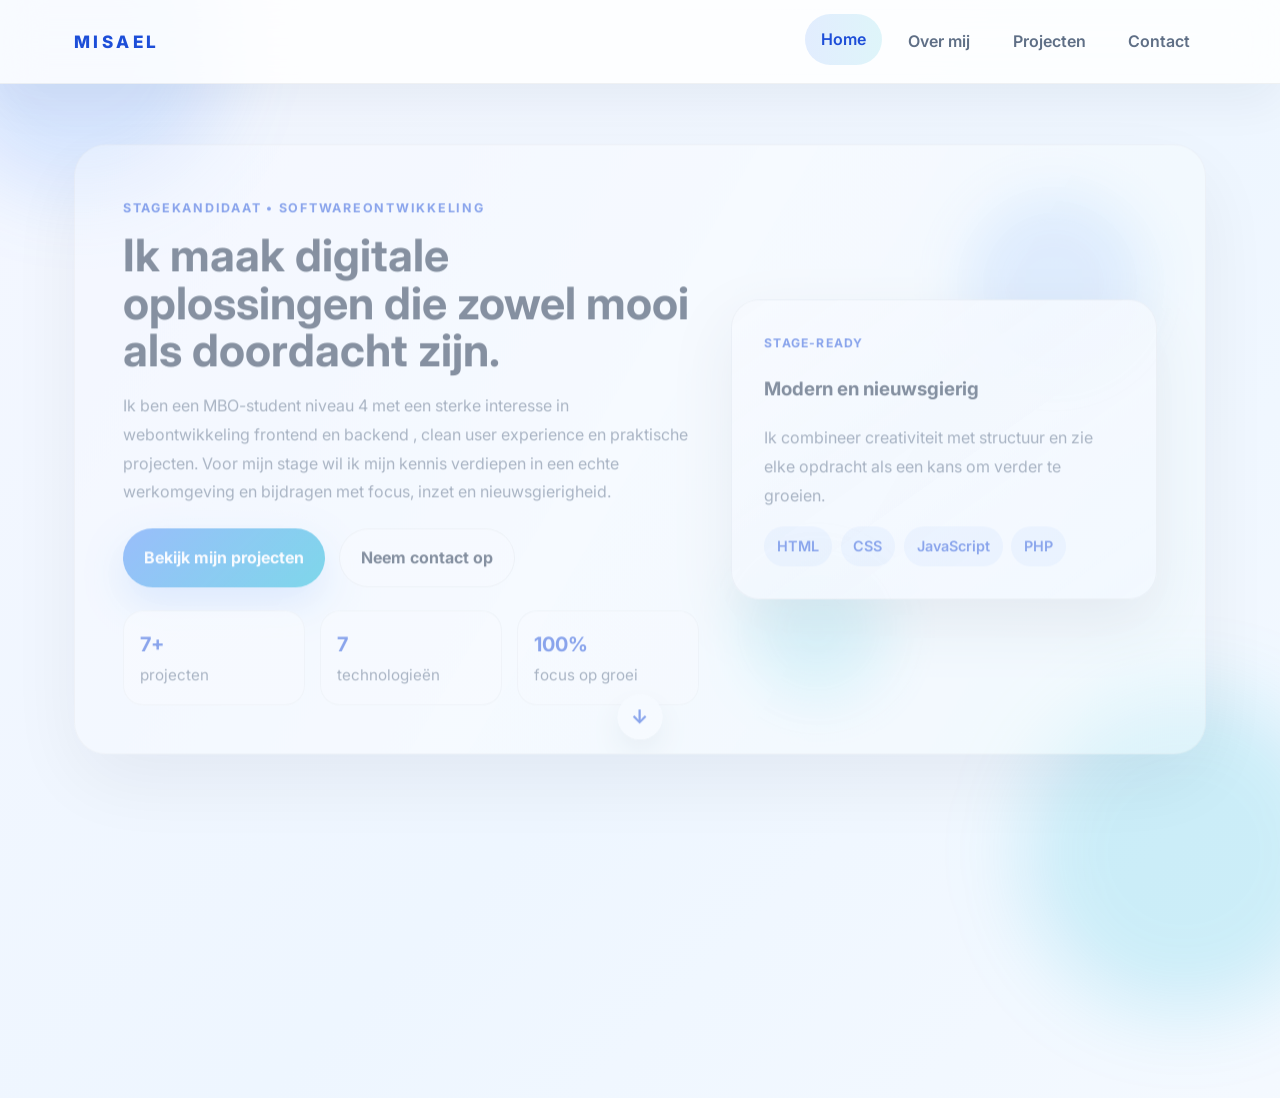
<file: index.html>
﻿<!DOCTYPE html>
<html lang="nl">
<head>
    <meta charset="UTF-8">
    <meta name="viewport" content="width=device-width, initial-scale=1.0">
    <meta http-equiv="refresh" content="0; url=home.html" />
</head>
<body>
</body>
</html>
</file>
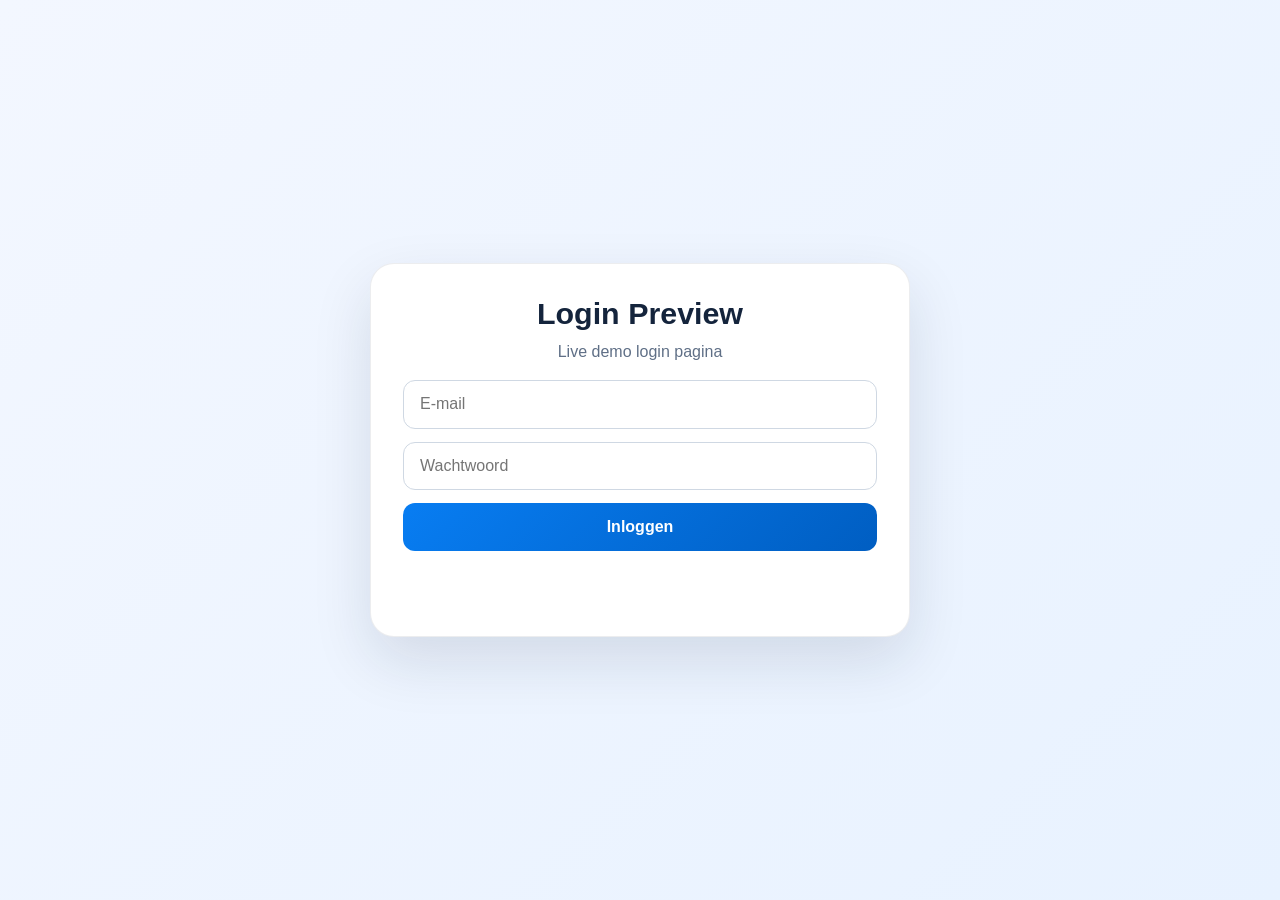
<file: SiteAssets/LoginPHP/index.html>
<!DOCTYPE html>
<html lang="nl">
<head>
    <meta charset="UTF-8">
    <meta name="viewport" content="width=device-width, initial-scale=1.0">
    <title>Login Preview</title>
    <style>
        :root {
            color-scheme: light;
            --bg: #f3f7ff;
            --card: #ffffff;
            --text: #14243c;
            --muted: #5f6f86;
            --accent: #087df2;
            --accent-dark: #005ec2;
        }

        * { box-sizing: border-box; }

        body {
            margin: 0;
            min-height: 100vh;
            font-family: Arial, sans-serif;
            background: linear-gradient(135deg, #f3f7ff, #e8f2ff);
            color: var(--text);
            display: grid;
            place-items: center;
            padding: 2rem;
        }

        .page-box {
            width: min(540px, 100%);
            background: var(--card);
            border: 1px solid rgba(20, 36, 60, 0.08);
            border-radius: 24px;
            box-shadow: 0 24px 60px rgba(20, 36, 60, 0.12);
            padding: 2rem;
        }

        h1 {
            margin: 0 0 0.75rem;
            font-size: 1.9rem;
            text-align: center;
        }

        p {
            margin: 0 0 1.2rem;
            color: var(--muted);
            text-align: center;
        }

        form {
            display: grid;
            gap: 0.8rem;
        }

        input {
            width: 100%;
            padding: 0.9rem 1rem;
            border-radius: 12px;
            border: 1px solid #cfd8e3;
            font-size: 1rem;
        }

        button {
            padding: 0.95rem 1rem;
            border: none;
            border-radius: 12px;
            background: linear-gradient(135deg, var(--accent), var(--accent-dark));
            color: white;
            font-size: 1rem;
            font-weight: 700;
            cursor: pointer;
        }

        .status {
            min-height: 1.4rem;
            margin-top: 0.7rem;
            text-align: center;
            font-weight: 700;
        }

        .status.success { color: #0f9d58; }
        .status.error { color: #d93025; }
    </style>
</head>
<body>
    <div class="page-box">
        <h1>Login Preview</h1>
        <p>Live demo login pagina</p>
        <form id="loginForm">
            <input id="email" type="email" placeholder="E-mail" required>
            <input id="password" type="password" placeholder="Wachtwoord" required>
            <button type="submit">Inloggen</button>
        </form>
        <p class="status" id="status" aria-live="polite"></p>
    </div>

    <script>
        const form = document.getElementById('loginForm');
        const status = document.getElementById('status');

        form.addEventListener('submit', function (event) {
            event.preventDefault();

            const email = document.getElementById('email').value.trim();
            const password = document.getElementById('password').value;

            if (email === 'demo@example.com' && password === 'Welkom123!') {
                status.textContent = 'Succesvol ingelogd';
                status.className = 'status success';
            } else {
                status.textContent = 'E-mail of wachtwoord is onjuist';
                status.className = 'status error';
            }
        });
    </script>
</body>
</html>
</file>
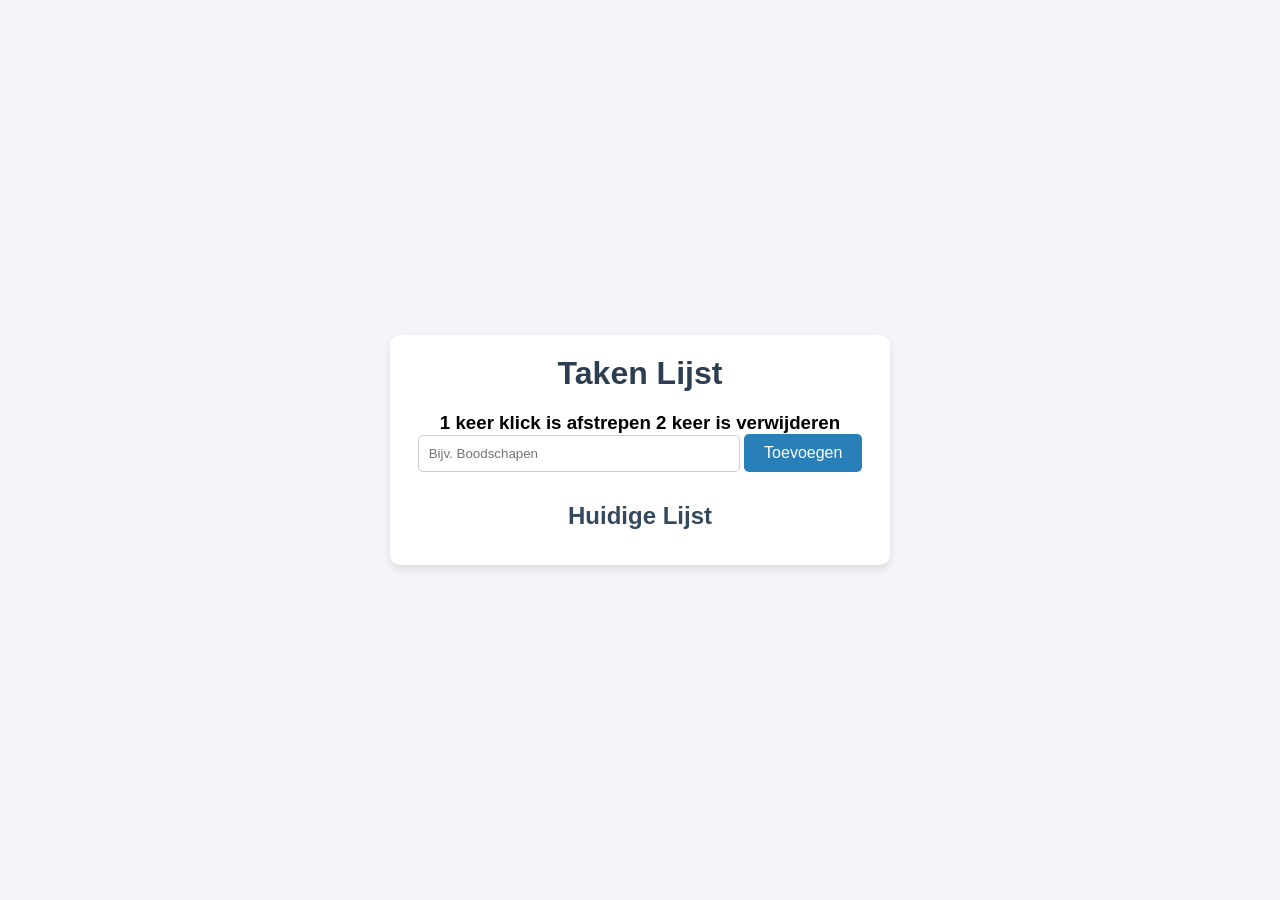
<file: SiteAssets/Takenlijst/index.html>
<!DOCTYPE html>
<html lang="nl">
<head>
    <meta charset="UTF-8">
    <meta name="viewport" content="width=device-width, initial-scale=1.0">
    <title>Taken Lijst</title>
    <link rel="stylesheet" href="style.css">
</head>
<body id="BodyMain">
    <div class="container">
        <h1>Taken Lijst</h1>
        <h3>1 keer klick is afstrepen 2 keer is verwijderen</h3>

        <div class="input-section">
            <input type="text" id="ItemNaam" placeholder="Bijv. Boodschapen">
            <button onclick="voegSpelerToe()">Toevoegen</button>
        </div>

        <div class="team-info">
            <h2>Huidige Lijst</h2>
            <ul id="TodoLijst">
                
            </ul>
        </div>
    </div>

    <script src="script.js"></script>
</body>
</html>
</file>
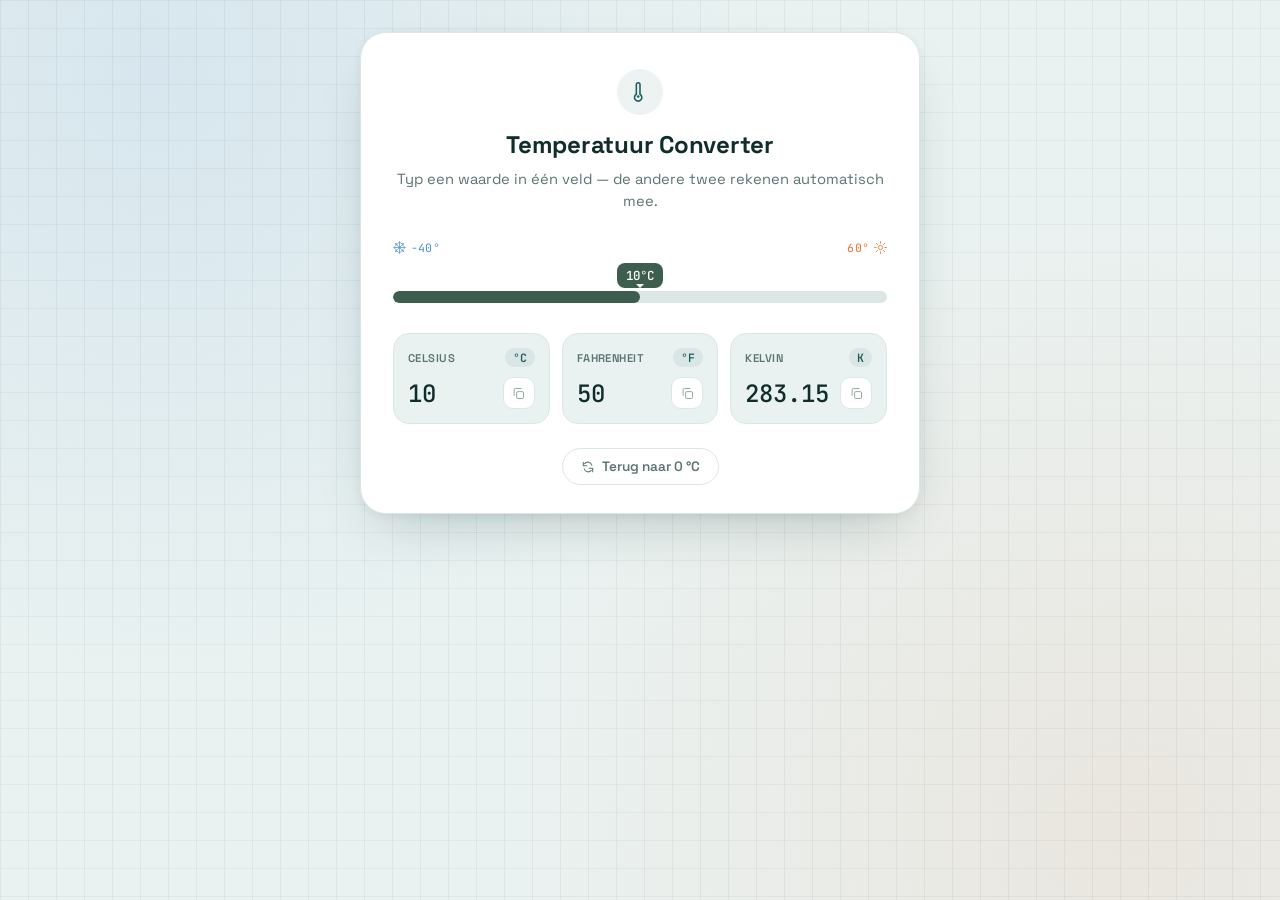
<file: SiteAssets/TemepratuurConverter/index.html>
<!DOCTYPE html>
<html lang="nl">
<head>
<meta charset="UTF-8">
<meta name="viewport" content="width=device-width, initial-scale=1.0">
<title>Temperatuur Converter</title>
<link rel="preconnect" href="https://fonts.googleapis.com">
<link rel="preconnect" href="https://fonts.gstatic.com" crossorigin>
<link href="https://fonts.googleapis.com/css2?family=Space+Grotesk:wght@500;600;700&family=JetBrains+Mono:wght@400;500;600&display=swap" rel="stylesheet">
<link rel="stylesheet" href="style.css">
</head>
<body>

  <main class="app">
    <div class="card">

      <header class="app__header">
        <div class="app__icon" aria-hidden="true">
          <svg viewBox="0 0 24 24" fill="none" xmlns="http://www.w3.org/2000/svg">
            <path d="M12 14.5V4a2 2 0 0 0-4 0v10.5a4 4 0 1 0 4 0Z" stroke="currentColor" stroke-width="1.7" stroke-linecap="round" stroke-linejoin="round"/>
            <circle cx="10" cy="17" r="1.4" fill="currentColor"/>
          </svg>
        </div>
        <h1>Temperatuur Converter</h1>
        <p class="app__subtitle">Typ een waarde in één veld — de andere twee rekenen automatisch mee.</p>
      </header>

      <section class="gauge" aria-label="Temperatuurmeter" id="gauge">
        <div class="gauge__labels" aria-hidden="true">
          <span class="gauge__end">
            <svg viewBox="0 0 24 24" fill="none"><path d="M12 2v20M12 2l-2.5 2M12 2l2.5 2M12 22l-2.5-2M12 22l2.5-2M2 12h20M2 12l2-2.5M2 12l2 2.5M22 12l-2-2.5M22 12l-2 2.5M5 5l14 14M5 5l3.2.5M5 5l.5 3.2M19 19l-3.2-.5M19 19l-.5-3.2M19 5L5 19M19 5l-3.2-.5M19 5l-.5 3.2M5 19l3.2.5M5 19l.5-3.2" stroke="currentColor" stroke-width="1.3" stroke-linecap="round"/></svg>
            −40°
          </span>
          <span class="gauge__end gauge__end--hot">
            60°
            <svg viewBox="0 0 24 24" fill="none"><circle cx="12" cy="12" r="4" stroke="currentColor" stroke-width="1.5"/><path d="M12 1v3M12 20v3M4.2 4.2l2.1 2.1M17.7 17.7l2.1 2.1M1 12h3M20 12h3M4.2 19.8l2.1-2.1M17.7 6.3l2.1-2.1" stroke="currentColor" stroke-width="1.5" stroke-linecap="round"/></svg>
          </span>
        </div>
        <div class="gauge__track-wrap">
          <div class="gauge__badge" id="gaugeBadge">10°C</div>
          <div class="gauge__track">
            <div class="gauge__fill" id="gaugeFill"></div>
          </div>
        </div>
      </section>

      <section class="fields" aria-label="Temperatuurwaarden">

        <div class="field" data-unit="celsius">
          <div class="field__top">
            <label for="celsius">Celsius</label>
            <span class="field__chip">°C</span>
          </div>
          <div class="field__row">
            <input type="text" inputmode="decimal" id="celsius" value="10" autocomplete="off" aria-describedby="celsiusHint">
            <button class="copy-btn" data-copy="celsius" type="button" aria-label="Kopieer Celsius-waarde">
              <svg class="icon-copy" viewBox="0 0 24 24" fill="none"><rect x="9" y="9" width="11" height="11" rx="2" stroke="currentColor" stroke-width="1.6"/><path d="M5 15V6a2 2 0 0 1 2-2h9" stroke="currentColor" stroke-width="1.6" stroke-linecap="round"/></svg>
              <svg class="icon-check" viewBox="0 0 24 24" fill="none"><path d="M4 12.5 9 17l11-11" stroke="currentColor" stroke-width="2" stroke-linecap="round" stroke-linejoin="round"/></svg>
            </button>
          </div>
          <p class="field__hint" id="celsiusHint"></p>
        </div>

        <div class="field" data-unit="fahrenheit">
          <div class="field__top">
            <label for="fahrenheit">Fahrenheit</label>
            <span class="field__chip">°F</span>
          </div>
          <div class="field__row">
            <input type="text" inputmode="decimal" id="fahrenheit" value="50" autocomplete="off" aria-describedby="fahrenheitHint">
            <button class="copy-btn" data-copy="fahrenheit" type="button" aria-label="Kopieer Fahrenheit-waarde">
              <svg class="icon-copy" viewBox="0 0 24 24" fill="none"><rect x="9" y="9" width="11" height="11" rx="2" stroke="currentColor" stroke-width="1.6"/><path d="M5 15V6a2 2 0 0 1 2-2h9" stroke="currentColor" stroke-width="1.6" stroke-linecap="round"/></svg>
              <svg class="icon-check" viewBox="0 0 24 24" fill="none"><path d="M4 12.5 9 17l11-11" stroke="currentColor" stroke-width="2" stroke-linecap="round" stroke-linejoin="round"/></svg>
            </button>
          </div>
          <p class="field__hint" id="fahrenheitHint"></p>
        </div>

        <div class="field" data-unit="kelvin">
          <div class="field__top">
            <label for="kelvin">Kelvin</label>
            <span class="field__chip">K</span>
          </div>
          <div class="field__row">
            <input type="text" inputmode="decimal" id="kelvin" value="283.15" autocomplete="off" aria-describedby="kelvinHint">
            <button class="copy-btn" data-copy="kelvin" type="button" aria-label="Kopieer Kelvin-waarde">
              <svg class="icon-copy" viewBox="0 0 24 24" fill="none"><rect x="9" y="9" width="11" height="11" rx="2" stroke="currentColor" stroke-width="1.6"/><path d="M5 15V6a2 2 0 0 1 2-2h9" stroke="currentColor" stroke-width="1.6" stroke-linecap="round"/></svg>
              <svg class="icon-check" viewBox="0 0 24 24" fill="none"><path d="M4 12.5 9 17l11-11" stroke="currentColor" stroke-width="2" stroke-linecap="round" stroke-linejoin="round"/></svg>
            </button>
          </div>
          <p class="field__hint" id="kelvinHint">Kan niet negatief zijn — dat is kouder dan het absolute nulpunt.</p>
        </div>

      </section>

      <div class="actions">
        <button id="resetBtn" class="btn-reset" type="button">
          <svg viewBox="0 0 24 24" fill="none"><path d="M4 4v6h6M20 20v-6h-6" stroke="currentColor" stroke-width="1.8" stroke-linecap="round" stroke-linejoin="round"/><path d="M5.5 15a7 7 0 0 0 12.3 2.7M18.5 9a7 7 0 0 0-12.3-2.7" stroke="currentColor" stroke-width="1.8" stroke-linecap="round" stroke-linejoin="round"/></svg>
          Terug naar 0 °C
        </button>
      </div>

      
    </div>

    <p class="sr-only" id="status" role="status" aria-live="polite"></p>
  </main>

  <script src="script.js"></script>
</body>
</html>
</file>
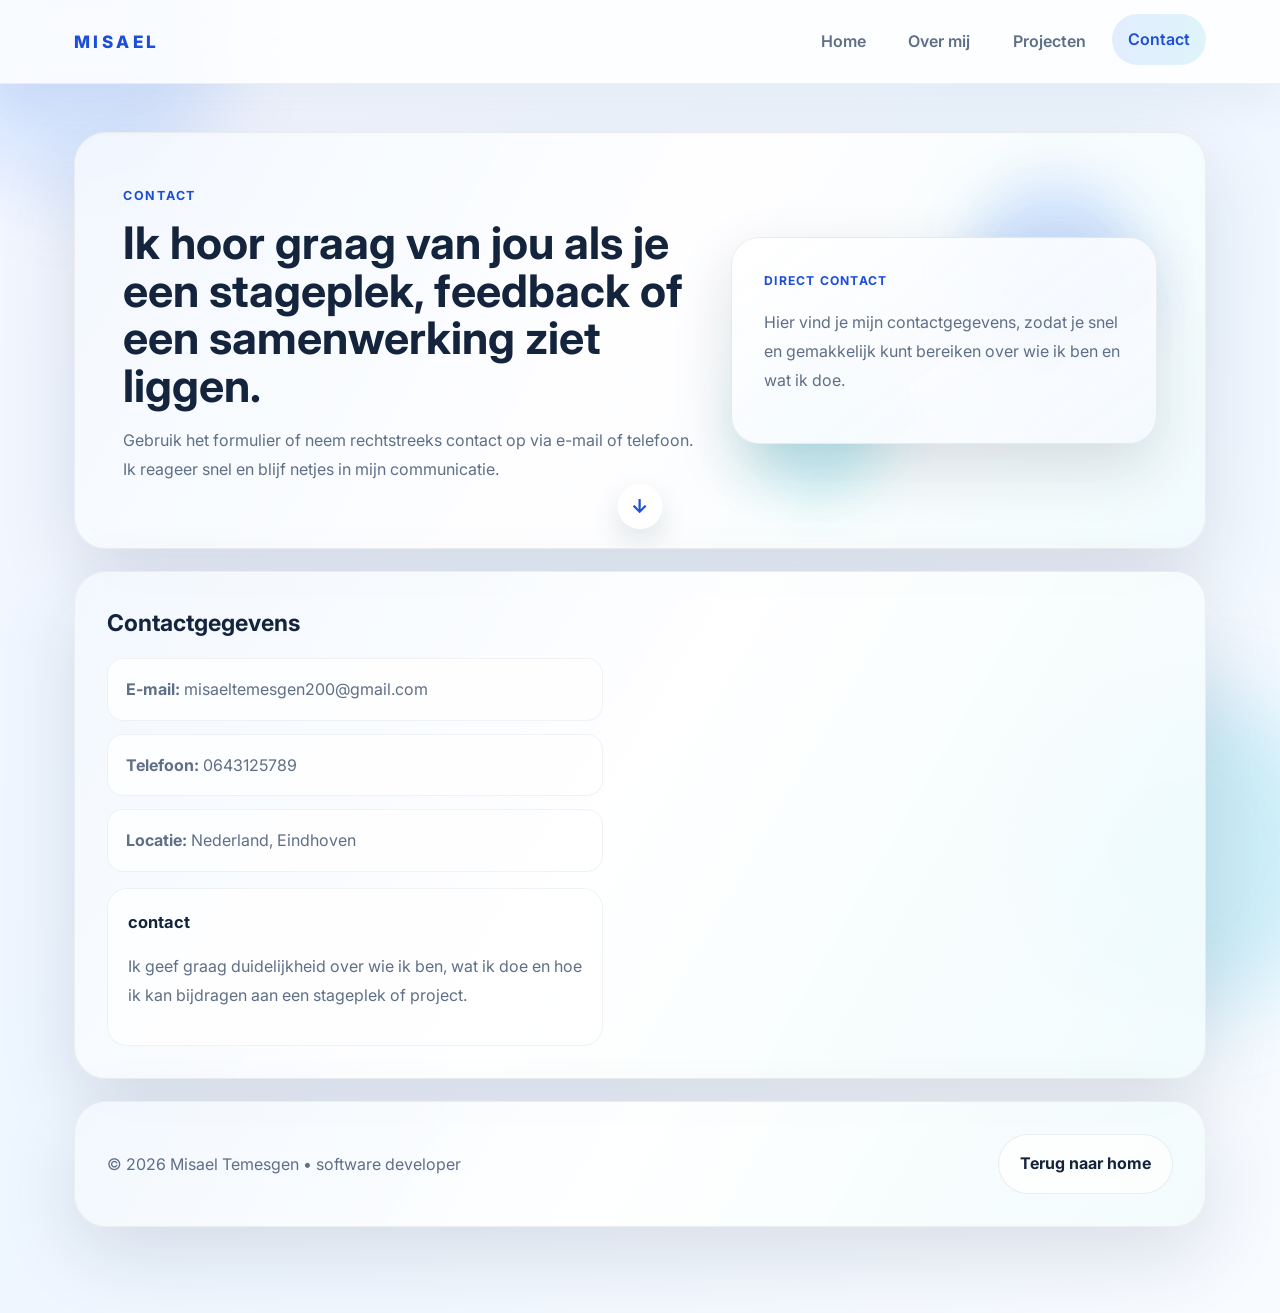
<file: contact.html>
﻿<!DOCTYPE html>
<html lang="nl">
<head>
    <meta charset="UTF-8">
    <meta name="viewport" content="width=device-width, initial-scale=1.0">
    <meta name="theme-color" content="#3b82f6">
    <link rel="stylesheet" href="style.css">
    <title>Contact | Misael</title>
</head>
<body>
    <div class="page-shell">
        <header class="navbar" id="top">
            <div class="nav-inner">
                <a class="brand" href="home.html">Misael</a>
                <nav class="nav-links" aria-label="Hoofdnavigatie">
                    <a class="nav-link" href="home.html">Home</a>
                    <a class="nav-link" href="overmij.html">Over mij</a>
                    <a class="nav-link" href="projecten.html">Projecten</a>
                    <a class="nav-link active" href="contact.html">Contact</a>
                </nav>
            </div>
        </header>

        <main>
            <section class="section hero reveal">
                <div class="hero-copy">
                    <p class="eyebrow">Contact</p>
                    <h1>Ik hoor graag van jou als je een stageplek, feedback of een samenwerking ziet liggen.</h1>
                    <p>Gebruik het formulier of neem rechtstreeks contact op via e-mail of telefoon. Ik reageer snel en blijf netjes in mijn communicatie.</p>
                </div>
                <div class="hero-card">
                    <div class="orb one"></div>
                    <div class="orb two"></div>
                    <div class="profile-card">
                        <p class="card-label">Direct contact</p>
                        <p>Hier vind je mijn contactgegevens, zodat je snel en gemakkelijk kunt bereiken over wie ik ben en wat ik doe.</p>
                    </div>
                </div>
                <a class="scroll-indicator" href="#contact-section" aria-label="Scroll naar beneden">
                    <span>↓</span>
                </a>
            </section>

            <section class="section contact-layout reveal" id="contact-section">
                <div>
                    <h2>Contactgegevens</h2>
                    <ul class="contact-list">
                        <li><strong>E-mail:</strong> misaeltemesgen200@gmail.com</li>
                        <li><strong>Telefoon:</strong> 0643125789</li>
                        <li><strong>Locatie:</strong> Nederland, Eindhoven</li>
                    </ul>
                    <div class="info-card" style="margin-top: 1rem;">
                        <h3>contact</h3>
                        <p>Ik geef graag duidelijkheid over wie ik ben, wat ik doe en hoe ik kan bijdragen aan een stageplek of project.</p>
                    </div>
                </div>
            </section>

            <footer class="section footer reveal">
                <p class="footer-text">&copy; 2026 Misael Temesgen • software developer</p>
                <a class="button button-secondary" href="home.html">Terug naar home</a>
            </footer>
        </main>
    </div>

    <script src="script.js"></script>
</body>
</html>
</file>
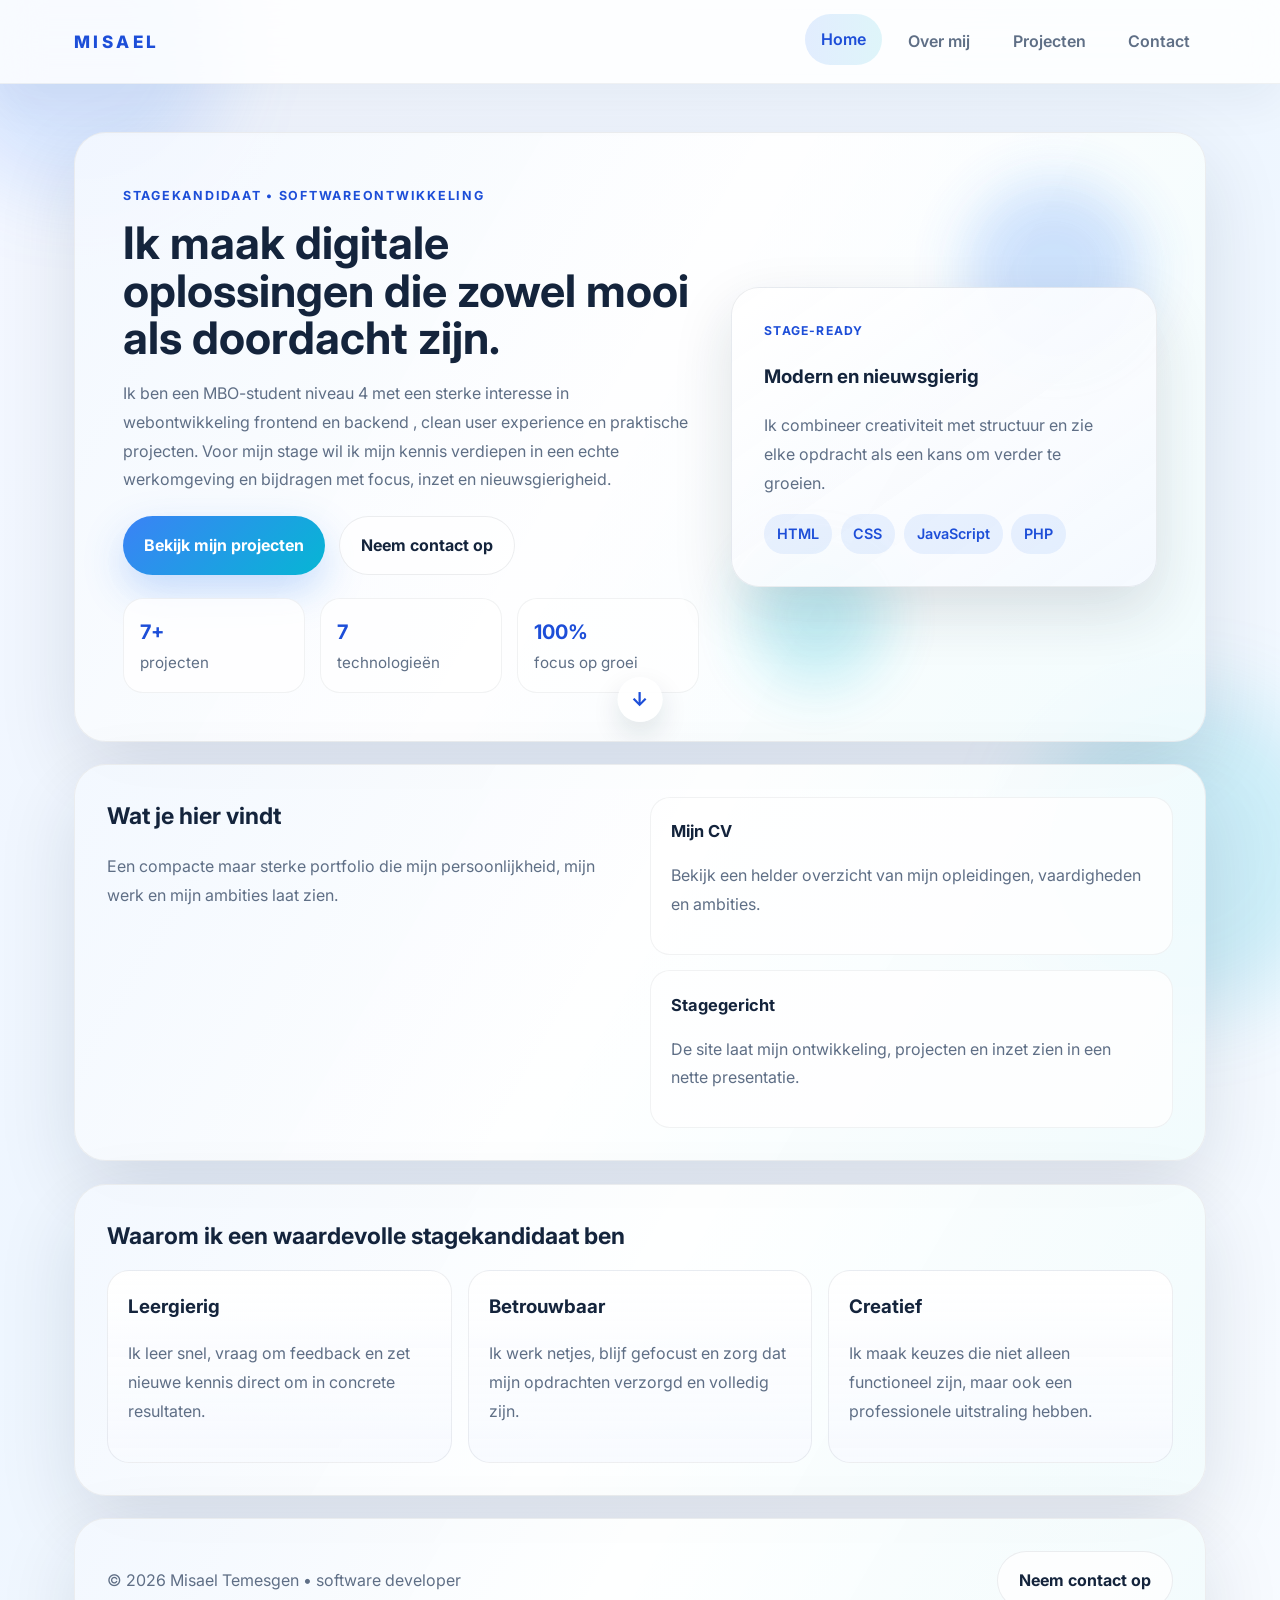
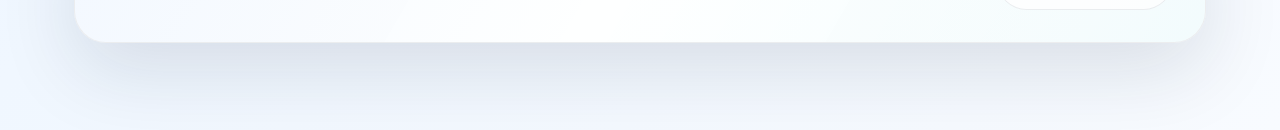
<file: home.html>
﻿<!DOCTYPE html>
<html lang="nl">
<head>
    <meta charset="UTF-8">
    <meta name="viewport" content="width=device-width, initial-scale=1.0">
    <meta name="theme-color" content="#3b82f6">
    <link rel="stylesheet" href="style.css">
    <title>Portfolio | Misael</title>
</head>
<body>
    <div class="page-shell">
        <header class="navbar" id="top">
            <div class="nav-inner">
                <a class="brand" href="home.html">Misael</a>
                <nav class="nav-links" aria-label="Hoofdnavigatie">
                    <a class="nav-link active" href="home.html">Home</a>
                    <a class="nav-link" href="overmij.html">Over mij</a>
                    <a class="nav-link" href="projecten.html">Projecten</a>
                    <a class="nav-link" href="contact.html">Contact</a>
                </nav>
            </div>
        </header>

        <main>
            <section class="section hero reveal">
                <div class="hero-copy">
                    <p class="eyebrow">Stagekandidaat • Softwareontwikkeling</p>
                    <h1>Ik maak digitale oplossingen die zowel mooi als doordacht zijn.</h1>
                    <p>Ik ben een MBO-student niveau 4 met een sterke interesse in webontwikkeling frontend en backend , clean user experience en praktische projecten. Voor mijn stage wil ik mijn kennis verdiepen in een echte werkomgeving en bijdragen met focus, inzet en nieuwsgierigheid.</p>
                    <div class="hero-actions">
                        <a class="button button-primary" href="projecten.html">Bekijk mijn projecten</a>
                        <a class="button button-secondary" href="contact.html">Neem contact op</a>
                    </div>
                    <div class="hero-stats">
                        <div class="stat-card">
                            <strong>7+</strong>
                            <span>projecten</span>
                        </div>
                        <div class="stat-card">
                            <strong>7</strong>
                            <span>technologieën</span>
                        </div>
                        <div class="stat-card">
                            <strong>100%</strong>
                            <span>focus op groei</span>
                        </div>
                    </div>
                </div>
                <div class="hero-card">
                    <div class="orb one"></div>
                    <div class="orb two"></div>
                    <div class="profile-card">
                        <p class="card-label">Stage-ready</p>
                        <h3>Modern en nieuwsgierig</h3>
                        <p>Ik combineer creativiteit met structuur en zie elke opdracht als een kans om verder te groeien.</p>
                        <ul class="chip-list">
                            <li>HTML</li>
                            <li>CSS</li>
                            <li>JavaScript</li>
                            <li>PHP</li>
                        </ul>
                    </div>
                </div>
                <a class="scroll-indicator" href="#intro-section" aria-label="Scroll naar beneden">
                    <span>↓</span>
                </a>
            </section>

            <section class="section intro-grid reveal" id="intro-section">
                <div>
                    <h2>Wat je hier vindt</h2>
                    <p>Een compacte maar sterke portfolio die mijn persoonlijkheid, mijn werk en mijn ambities laat zien.</p>
                </div>
                <div class="info-stack">
                    <div class="info-card">
                        <h3>Mijn CV</h3>
                        <p>Bekijk een helder overzicht van mijn opleidingen, vaardigheden en ambities.</p>
                    </div>
                    <div class="info-card">
                        <h3>Stagegericht</h3>
                        <p>De site laat mijn ontwikkeling, projecten en inzet zien in een nette presentatie.</p>
                    </div>
                </div>
            </section>

            <section class="section reveal">
                <h2>Waarom ik een waardevolle stagekandidaat ben</h2>
                <div class="cards-grid">
                    <article class="mini-card">
                        <h3>Leergierig</h3>
                        <p>Ik leer snel, vraag om feedback en zet nieuwe kennis direct om in concrete resultaten.</p>
                    </article>
                    <article class="mini-card">
                        <h3>Betrouwbaar</h3>
                        <p>Ik werk netjes, blijf gefocust en zorg dat mijn opdrachten verzorgd en volledig zijn.</p>
                    </article>
                    <article class="mini-card">
                        <h3>Creatief</h3>
                        <p>Ik maak keuzes die niet alleen functioneel zijn, maar ook een professionele uitstraling hebben.</p>
                    </article>
                </div>
            </section>

            <footer class="section footer reveal">
                <p class="footer-text">&copy; 2026 Misael Temesgen • software developer</p>
                <a class="button button-secondary" href="contact.html">Neem contact op</a>
            </footer>
        </main>
    </div>

    <script src="script.js"></script>
</body>
</html>
</file>
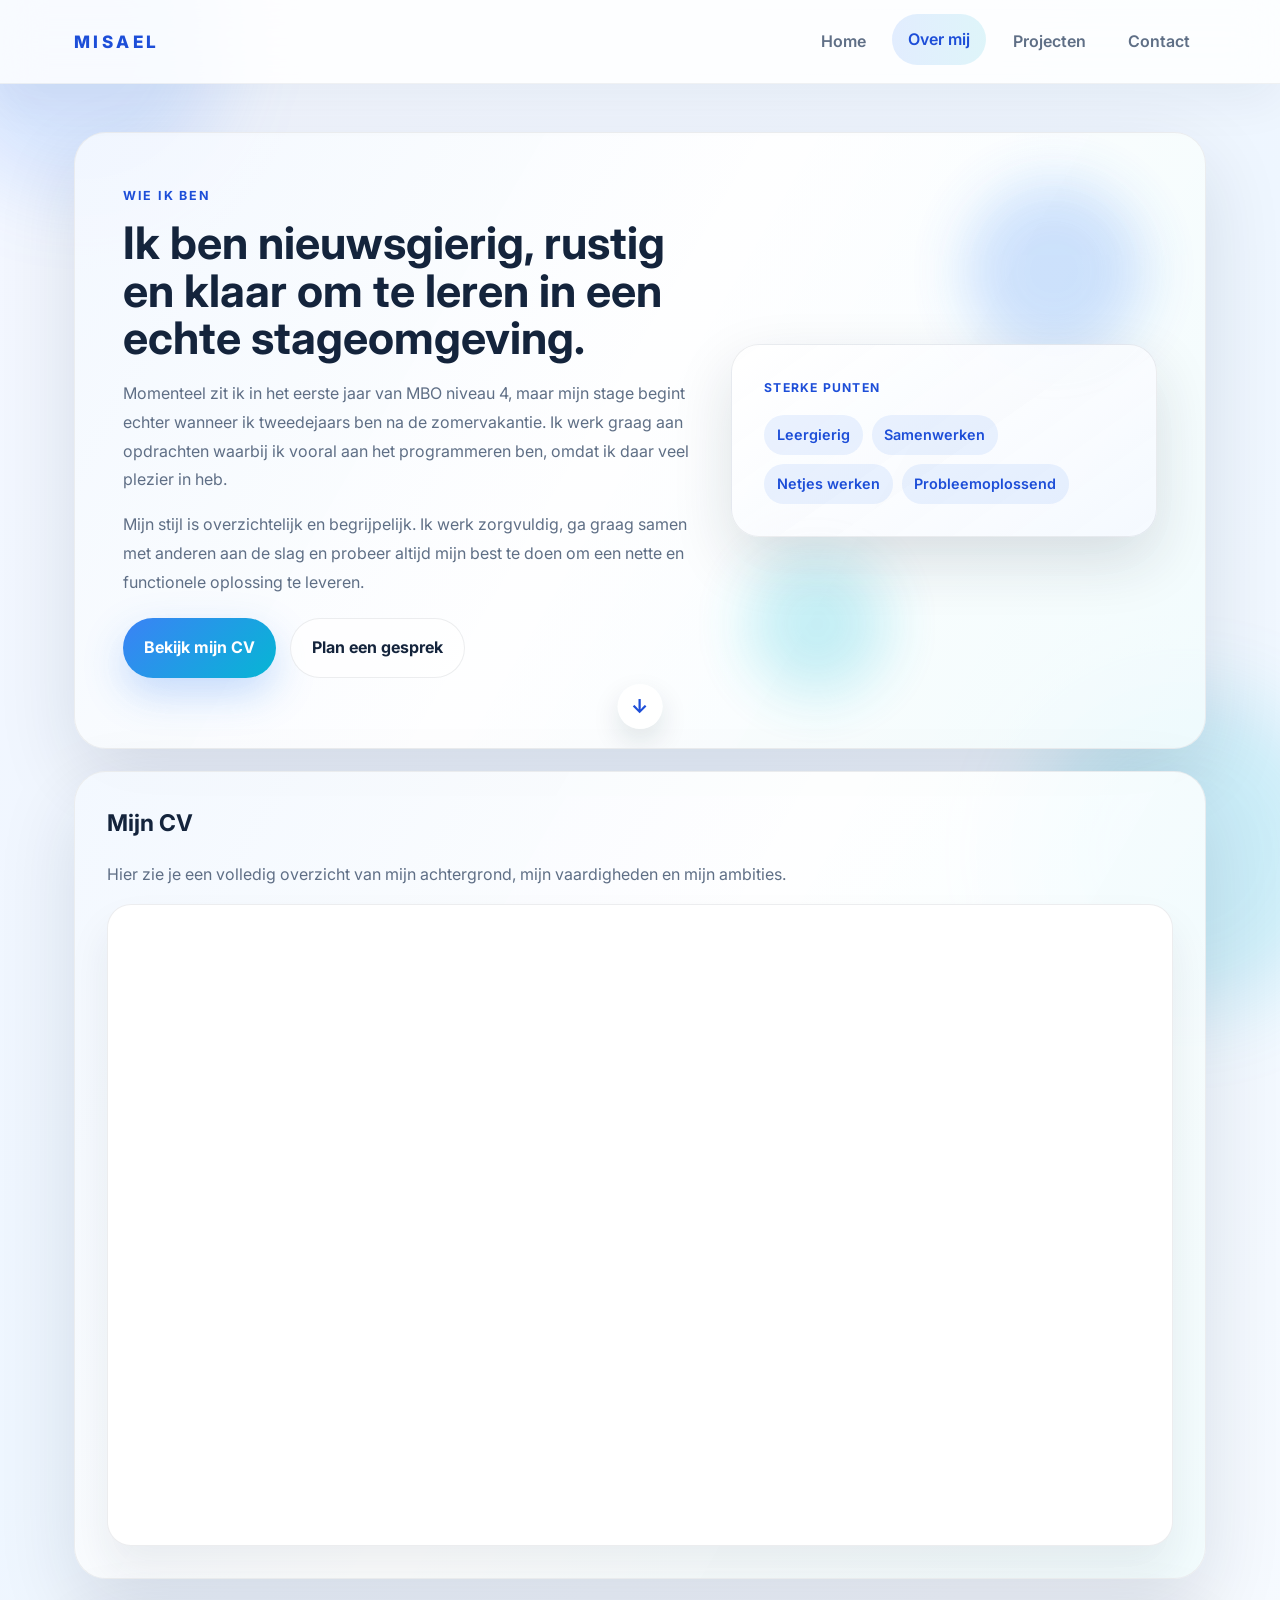
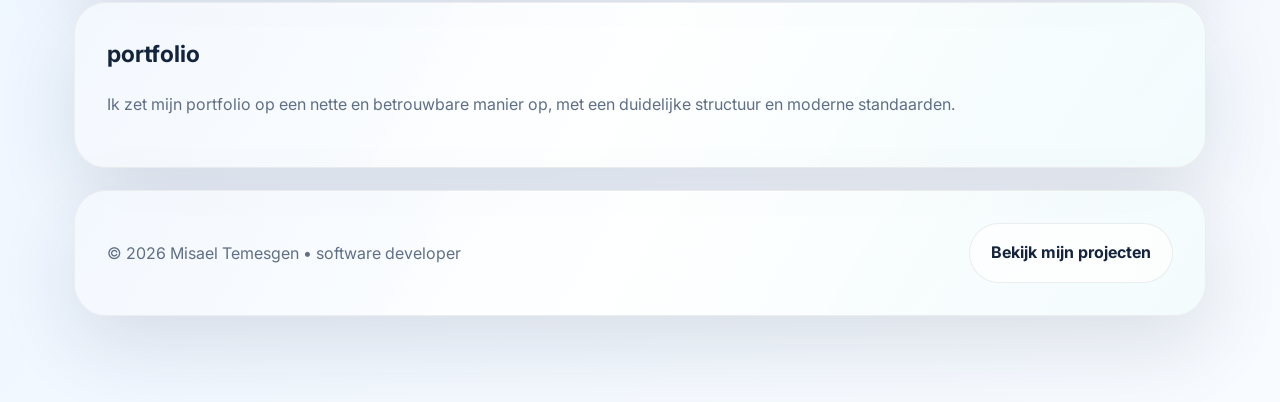
<file: overmij.html>
﻿<!DOCTYPE html>
<html lang="nl">
<head>
    <meta charset="UTF-8">
    <meta name="viewport" content="width=device-width, initial-scale=1.0">
    <meta name="theme-color" content="#3b82f6">
    <link rel="stylesheet" href="style.css">
    <title>Over mij | Misael</title>
</head>
<body>
    <div class="page-shell">
        <header class="navbar" id="top">
            <div class="nav-inner">
                <a class="brand" href="home.html">Misael</a>
                <nav class="nav-links" aria-label="Hoofdnavigatie">
                    <a class="nav-link" href="home.html">Home</a>
                    <a class="nav-link active" href="overmij.html">Over mij</a>
                    <a class="nav-link" href="projecten.html">Projecten</a>
                    <a class="nav-link" href="contact.html">Contact</a>
                </nav>
            </div>
        </header>

        <main>
            <section class="section hero reveal">
                <div class="hero-copy">
                    <p class="eyebrow">Wie ik ben</p>
                    <h1>Ik ben nieuwsgierig, rustig en klaar om te leren in een echte stageomgeving.</h1>
                    <p>Momenteel zit ik in het eerste jaar van MBO niveau 4, maar mijn stage begint echter wanneer ik tweedejaars ben na de zomervakantie. Ik werk graag aan opdrachten waarbij ik vooral aan het programmeren ben, omdat ik daar veel plezier in heb.</p>
                    <p>Mijn stijl is overzichtelijk en begrijpelijk. Ik werk zorgvuldig, ga graag samen met anderen aan de slag en probeer altijd mijn best te doen om een nette en functionele oplossing te leveren.</p>
                    <div class="hero-actions">
                        <a class="button button-primary" href="Assets/CVMisaelTemesgen.pdf">Bekijk mijn CV</a>
                        <a class="button button-secondary" href="contact.html">Plan een gesprek</a>
                    </div>
                </div>
                <div class="hero-card">
                    <div class="orb one"></div>
                    <div class="orb two"></div>
                    <div class="profile-card">
                        <p class="card-label">Sterke punten</p>
                        <ul class="chip-list">
                            <li>Leergierig</li>
                            <li>Samenwerken</li>
                            <li>Netjes werken</li>
                            <li>Probleemoplossend</li>
                        </ul>
                    </div>
                </div>
                <a class="scroll-indicator" href="#about-section" aria-label="Scroll naar beneden">
                    <span>↓</span>
                </a>
            </section>

            <section class="section reveal" id="about-section">
                <h2>Mijn CV</h2>
                <p>Hier zie je een volledig overzicht van mijn achtergrond, mijn vaardigheden en mijn ambities.</p>
                <div class="file-box">
                    <iframe src="Assets/CVMisaelTemesgen.pdf" title="CV-Bestand" class="file-viewer"></iframe>
                </div>
            </section>

            <section class="section reveal">
                <h2>portfolio</h2>
                <p>Ik zet mijn portfolio op een nette en betrouwbare manier op, met een duidelijke structuur en moderne standaarden.</p>
            </section>

            <footer class="section footer reveal">
                <p class="footer-text">&copy; 2026 Misael Temesgen • software developer</p>
                <a class="button button-secondary" href="projecten.html">Bekijk mijn projecten</a>
            </footer>
        </main>
    </div>

    <script src="script.js"></script>
</body>
</html>
</file>
<file: SiteAssets/Takenlijst/style.css>
/* Algemene stijlen */
* {
    margin: 0;
    padding: 0;
    box-sizing: border-box;
    font-family: 'Arial', sans-serif;
}

body {
    background-color: #f4f4f9;
    display: flex;
    justify-content: center;
    align-items: center;
    height: 100vh;
    padding: 20px;
}

.container {
    background-color: #ffffff;
    border-radius: 10px;
    box-shadow: 0 4px 8px rgba(0, 0, 0, 0.1);
    width: 100%;
    max-width: 500px;
    padding: 20px;
    text-align: center;
}

h1 {
    font-size: 2rem;
    color: #2c3e50;
    margin-bottom: 20px;
}

h2 {
    font-size: 1.5rem;
    color: #34495e;
    margin-bottom: 15px;
}

/* Input velden */
input[type="text"] {
    padding: 10px;
    border: 1px solid #ccc;
    border-radius: 5px;
    width: 70%;
    margin-bottom: 10px;
}

button {
    padding: 10px 20px;
    border: none;
    border-radius: 5px;
    background-color: #2980b9;
    color: #fff;
    font-size: 1rem;
    cursor: pointer;
    transition: background-color 0.3s ease;
}

button:hover {
    background-color: #3498db;
}

.input-section, .remove-section, .zoek-section {
    margin-bottom: 20px;
}

ul {
    list-style-type: none;
    margin-top: 10px;
}

ul li {
    padding: 10px;
    background-color: #ecf0f1;
    margin-bottom: 5px;
    border-radius: 5px;
    transition: 0.5s;
}
ul li:hover{
    cursor: pointer;
}

ul li:nth-child(even) {
    background-color: #dcdde1;
}

.team-info button {
    margin-top: 15px;
}
</file>
<file: SiteAssets/TemepratuurConverter/style.css>
:root {
  --bg: #EAF2F1;
  --grid-line: rgba(15, 46, 43, 0.05);
  --surface: #FFFFFF;
  --border: #DCE7E5;
  --ink: #0F2E2B;
  --ink-soft: #5A7472;
  --ink-faint: #93A8A6;

  --cold: #2D7DD2;
  --hot: #E8590C;
  --brand: #1B5E5B;
  --brand-soft: rgba(27, 94, 91, 0.08);
  --warning: #C9460C;
  --warning-soft: rgba(201, 70, 12, 0.08);

  --radius-lg: 26px;
  --radius-md: 16px;
  --radius-sm: 10px;

  --shadow-card: 0 24px 60px -24px rgba(15, 46, 43, 0.28), 0 2px 10px rgba(15, 46, 43, 0.06);

  --font-display: 'Space Grotesk', 'Segoe UI', sans-serif;
  --font-mono: 'JetBrains Mono', 'SFMono-Regular', Consolas, monospace;

  --ease: cubic-bezier(0.22, 1, 0.36, 1);
}

* { box-sizing: border-box; }

html, body {
  margin: 0;
  min-height: 100%;
}

body {
  font-family: var(--font-display);
  color: var(--ink);
  background-color: var(--bg);
  background-image:
    linear-gradient(var(--grid-line) 1px, transparent 1px),
    linear-gradient(90deg, var(--grid-line) 1px, transparent 1px),
    radial-gradient(circle at 12% 8%, rgba(45, 125, 210, 0.10), transparent 45%),
    radial-gradient(circle at 88% 92%, rgba(232, 89, 12, 0.08), transparent 45%);
  background-size: 28px 28px, 28px 28px, auto, auto;
  display: flex;
  align-items: center;
  justify-content: center;
  padding: 32px 18px;
}

.app {
  width: 100%;
  max-width: 560px;
}


.card {
  background: var(--surface);
  border: 1px solid var(--border);
  border-radius: var(--radius-lg);
  box-shadow: var(--shadow-card);
  padding: 36px 32px 28px;
  animation: rise 0.6s var(--ease) both;
}

@keyframes rise {
  from { opacity: 0; transform: translateY(14px); }
  to { opacity: 1; transform: translateY(0); }
}


.app__header {
  text-align: center;
  margin-bottom: 28px;
}

.app__icon {
  width: 46px;
  height: 46px;
  margin: 0 auto 14px;
  border-radius: 50%;
  background: var(--brand-soft);
  color: var(--brand);
  display: grid;
  place-items: center;
}

.app__icon svg { width: 22px; height: 22px; }

.app__header h1 {
  font-size: 1.5rem;
  font-weight: 700;
  letter-spacing: -0.01em;
  margin: 0 0 8px;
}

.app__subtitle {
  margin: 0;
  font-size: 0.92rem;
  color: var(--ink-soft);
  line-height: 1.5;
}


.gauge {
  margin-bottom: 30px;
}

.gauge__labels {
  display: flex;
  justify-content: space-between;
  align-items: center;
  font-family: var(--font-mono);
  font-size: 0.72rem;
  color: var(--ink-faint);
  margin-bottom: 8px;
  letter-spacing: 0.02em;
}

.gauge__end {
  display: inline-flex;
  align-items: center;
  gap: 5px;
}

.gauge__end svg { width: 13px; height: 13px; }
.gauge__end--hot { color: var(--hot); opacity: 0.85; }
.gauge__end:first-child { color: var(--cold); opacity: 0.85; }

.gauge__track-wrap {
  position: relative;
  padding-top: 28px;
}

.gauge__track {
  position: relative;
  height: 12px;
  background: var(--border);
  border-radius: 999px;
  overflow: hidden;
}

.gauge__fill {
  position: absolute;
  inset: 0;
  width: 50%;
  border-radius: inherit;
  background: var(--brand);
  transition: width 0.45s var(--ease), background-color 0.45s var(--ease);
}

.gauge__badge {
  position: absolute;
  top: 0;
  left: 50%;
  transform: translateX(-50%);
  background: var(--brand);
  color: #fff;
  font-family: var(--font-mono);
  font-size: 0.78rem;
  font-weight: 500;
  padding: 4px 9px;
  border-radius: 8px;
  white-space: nowrap;
  transition: left 0.45s var(--ease), background-color 0.45s var(--ease);
  pointer-events: none;
}

.gauge__badge::after {
  content: '';
  position: absolute;
  bottom: -4px;
  left: 50%;
  transform: translateX(-50%);
  border: 4px solid transparent;
  border-top-color: currentColor;
  color: inherit;
}


.fields {
  display: grid;
  grid-template-columns: repeat(3, 1fr);
  gap: 12px;
}

.field {
  min-width: 0;
  background: var(--bg);
  border: 1px solid var(--border);
  border-radius: var(--radius-md);
  padding: 14px;
  transition: border-color 0.2s, box-shadow 0.2s;
}

.field:focus-within {
  border-color: var(--brand);
  box-shadow: 0 0 0 3px var(--brand-soft);
  background: var(--surface);
}

.field--warning {
  border-color: var(--warning);
  background: var(--warning-soft);
}

.field__top {
  display: flex;
  align-items: center;
  justify-content: space-between;
  margin-bottom: 10px;
}

.field__top label {
  font-size: 0.7rem;
  font-weight: 600;
  letter-spacing: 0.04em;
  text-transform: uppercase;
  color: var(--ink-soft);
}

.field__chip {
  font-family: var(--font-mono);
  font-size: 0.72rem;
  font-weight: 600;
  color: var(--brand);
  background: var(--brand-soft);
  padding: 2px 8px;
  border-radius: 999px;
}

.field__row {
  display: flex;
  align-items: center;
  gap: 8px;
}

.field input {
  flex: 1;
  min-width: 0;
  border: none;
  background: transparent;
  font-family: var(--font-mono);
  font-size: 1.5rem;
  font-weight: 500;
  color: var(--ink);
  outline: none;
  padding: 0;
  -webkit-appearance: none;
}

.field input::selection {
  background: var(--brand-soft);
}

.copy-btn {
  flex-shrink: 0;
  width: 32px;
  height: 32px;
  border-radius: var(--radius-sm);
  border: 1px solid var(--border);
  background: var(--surface);
  color: var(--ink-faint);
  display: grid;
  place-items: center;
  cursor: pointer;
  transition: background-color 0.18s, color 0.18s, border-color 0.18s, transform 0.12s;
}

.copy-btn svg { width: 15px; height: 15px; }
.copy-btn .icon-check { display: none; }

.copy-btn:hover {
  border-color: var(--brand);
  color: var(--brand);
  background: var(--brand-soft);
}

.copy-btn:active { transform: scale(0.93); }

.copy-btn.is-copied {
  background: var(--brand);
  border-color: var(--brand);
  color: #fff;
}

.copy-btn.is-copied .icon-copy { display: none; }
.copy-btn.is-copied .icon-check { display: block; }

.field__hint {
  margin: 8px 2px 0;
  font-size: 0.72rem;
  color: var(--warning);
  min-height: 0;
  line-height: 1.4;
  display: none;
}

.field--warning .field__hint { display: block; }

/* ===== Actions ===== */
.actions {
  display: flex;
  justify-content: center;
  margin-top: 24px;
}

.btn-reset {
  display: inline-flex;
  align-items: center;
  gap: 7px;
  background: transparent;
  border: 1px solid var(--border);
  color: var(--ink-soft);
  font-family: var(--font-display);
  font-size: 0.85rem;
  font-weight: 600;
  padding: 9px 18px;
  border-radius: 999px;
  cursor: pointer;
  transition: border-color 0.18s, color 0.18s, background-color 0.18s;
}

.btn-reset svg { width: 14px; height: 14px; }

.btn-reset:hover {
  border-color: var(--brand);
  color: var(--brand);
  background: var(--brand-soft);
}

.app__footer {
  text-align: center;
  margin: 22px 0 0;
  font-size: 0.72rem;
  color: var(--ink-faint);
}


.sr-only {
  position: absolute;
  width: 1px;
  height: 1px;
  overflow: hidden;
  clip: rect(0 0 0 0);
  white-space: nowrap;
}


@media (max-width: 560px) {
  .card { padding: 28px 20px 22px; }
  .fields { grid-template-columns: 1fr; }
  .field input { font-size: 1.7rem; }
}


:focus-visible {
  outline: 2px solid var(--brand);
  outline-offset: 2px;
}

@media (prefers-reduced-motion: reduce) {
  .card { animation: none; }
  .gauge__fill, .gauge__badge, .copy-btn, .btn-reset, .field {
    transition: none;
  }
}
</file>
<file: style.css>
﻿@import url('https://fonts.googleapis.com/css2?family=Inter:wght@400;500;600;700;800&display=swap');

:root {
    color-scheme: light;
    --bg: #f4f7ff;
    --surface: rgba(255, 255, 255, 0.9);
    --surface-strong: #ffffff;
    --text: #14243c;
    --muted: #5f6f86;
    --accent: #3b82f6;
    --accent-2: #06b6d4;
    --accent-dark: #1d4ed8;
    --border: rgba(20, 36, 60, 0.08);
    --shadow: 0 28px 80px rgba(20, 36, 60, 0.12);
}

* {
    box-sizing: border-box;
}

html {
    scroll-behavior: smooth;
}

body {
    margin: 0;
    min-height: 100vh;
    font-family: 'Inter', ui-sans-serif, system-ui, -apple-system, BlinkMacSystemFont, 'Segoe UI', sans-serif;
    color: var(--text);
    background: linear-gradient(135deg, #f4f7ff 0%, #eef6ff 45%, #f8fbff 100%);
    line-height: 1.7;
    -webkit-font-smoothing: antialiased;
    overflow-x: hidden;
    position: relative;
}

body::before,
body::after {
    content: '';
    position: fixed;
    border-radius: 999px;
    filter: blur(40px);
    z-index: 0;
    pointer-events: none;
    animation: float 14s ease-in-out infinite alternate;
}

body::before {
    top: -6rem;
    left: -4rem;
    width: 18rem;
    height: 18rem;
    background: rgba(59, 130, 246, 0.16);
}

body::after {
    bottom: -7rem;
    right: -4rem;
    width: 20rem;
    height: 20rem;
    background: rgba(6, 182, 212, 0.16);
    animation-duration: 18s;
}

img, iframe, video {
    max-width: 100%;
    height: auto;
    display: block;
}

a {
    color: inherit;
    text-decoration: none;
}

button, input, textarea, select {
    font: inherit;
}

.page-shell {
    position: relative;
    z-index: 1;
}

.navbar {
    position: sticky;
    top: 0;
    width: 100%;
    background: rgba(255, 255, 255, 0.82);
    backdrop-filter: blur(20px);
    border-bottom: 1px solid rgba(20, 36, 60, 0.06);
    box-shadow: 0 16px 50px rgba(20, 36, 60, 0.06);
    z-index: 100;
}

.nav-inner {
    max-width: 1180px;
    margin: 0 auto;
    padding: 1rem 1.5rem;
    display: flex;
    justify-content: space-between;
    align-items: center;
    gap: 1rem;
}

.brand {
    font-size: 1.07rem;
    font-weight: 800;
    letter-spacing: 0.2em;
    text-transform: uppercase;
    color: var(--accent-dark);
}

.nav-links {
    display: flex;
    gap: 0.65rem;
    flex-wrap: wrap;
}

.nav-link {
    display: inline-flex;
    align-items: center;
    justify-content: center;
    padding: 0.75rem 1rem;
    border-radius: 999px;
    font-weight: 600;
    color: var(--muted);
    transition: transform 0.2s ease, background 0.2s ease, color 0.2s ease;
}

.nav-link:hover,
.nav-link:focus-visible,
.nav-link.active {
    background: linear-gradient(90deg, rgba(59, 130, 246, 0.14), rgba(6, 182, 212, 0.12));
    color: var(--accent-dark);
    transform: translateY(-2px);
}

main {
    max-width: 1180px;
    margin: 0 auto;
    padding: 2rem 1.5rem 4rem;
}

.section {
    position: relative;
    background: var(--surface);
    border: 1px solid var(--border);
    border-radius: 32px;
    padding: 2rem;
    margin-bottom: 1.4rem;
    box-shadow: var(--shadow);
    overflow: hidden;
}

.section::before {
    content: '';
    position: absolute;
    inset: 0;
    background: linear-gradient(120deg, rgba(59, 130, 246, 0.06), transparent 48%, rgba(6, 182, 212, 0.05));
    pointer-events: none;
}

.section > * {
    position: relative;
    z-index: 1;
}

.hero {
    display: grid;
    grid-template-columns: 1.15fr 0.85fr;
    gap: 2rem;
    align-items: center;
    padding: 3rem;
    margin-top: 1rem;
}

.eyebrow {
    display: inline-flex;
    align-items: center;
    gap: 0.35rem;
    margin: 0 0 0.8rem;
    color: var(--accent-dark);
    font-weight: 700;
    letter-spacing: 0.14em;
    text-transform: uppercase;
    font-size: 0.78rem;
}

h1 {
    font-size: clamp(2.2rem, 3.5vw, 3.6rem);
    line-height: 1.06;
    margin: 0 0 1rem;
}

h2 {
    font-size: clamp(1.35rem, 1.8vw, 1.95rem);
    margin: 0 0 0.9rem;
}

p,
li {
    font-size: 1rem;
    color: var(--muted);
    line-height: 1.8;
}

.hero p {
    max-width: 660px;
}

.hero-actions {
    display: flex;
    flex-wrap: wrap;
    gap: 0.9rem;
    margin: 1.35rem 0 1.4rem;
}

.button {
    display: inline-flex;
    align-items: center;
    justify-content: center;
    padding: 0.95rem 1.3rem;
    border-radius: 999px;
    font-weight: 700;
    transition: transform 0.2s ease, box-shadow 0.2s ease, background 0.2s ease;
}

.button:hover,
.button:focus-visible {
    transform: translateY(-3px);
}

.button-primary {
    background: linear-gradient(135deg, var(--accent), var(--accent-2));
    color: white;
    box-shadow: 0 16px 40px rgba(59, 130, 246, 0.28);
}

.button-secondary {
    background: rgba(255, 255, 255, 0.78);
    border: 1px solid rgba(20, 36, 60, 0.08);
    color: var(--text);
}

.hero-stats {
    display: grid;
    grid-template-columns: repeat(3, minmax(0, 1fr));
    gap: 0.9rem;
}

.stat-card {
    padding: 1rem;
    border-radius: 20px;
    background: rgba(255, 255, 255, 0.78);
    border: 1px solid rgba(20, 36, 60, 0.06);
}

.stat-card strong {
    display: block;
    font-size: 1.25rem;
    color: var(--accent-dark);
}

.stat-card span {
    color: var(--muted);
    font-size: 0.95rem;
}

.hero-card {
    position: relative;
    min-height: 100%;
    display: flex;
    align-items: center;
    justify-content: center;
}

.orb {
    position: absolute;
    border-radius: 50%;
    filter: blur(28px);
    opacity: 0.75;
    animation: float 12s ease-in-out infinite alternate;
}

.orb.one {
    width: 180px;
    height: 180px;
    top: 0;
    right: 0.8rem;
    background: rgba(59, 130, 246, 0.3);
}

.orb.two {
    width: 140px;
    height: 140px;
    bottom: 0.4rem;
    left: 1rem;
    background: rgba(6, 182, 212, 0.28);
    animation-duration: 16s;
}

.profile-card {
    position: relative;
    z-index: 1;
    width: 100%;
    padding: 2rem;
    border-radius: 28px;
    background: linear-gradient(145deg, rgba(255, 255, 255, 0.95), rgba(245, 249, 255, 0.9));
    border: 1px solid rgba(20, 36, 60, 0.08);
    box-shadow: 0 24px 60px rgba(20, 36, 60, 0.14);
}

.card-label {
    margin: 0 0 0.45rem;
    color: var(--accent-dark);
    font-weight: 700;
    letter-spacing: 0.1em;
    text-transform: uppercase;
    font-size: 0.76rem;
}

.chip-list {
    display: flex;
    flex-wrap: wrap;
    gap: 0.55rem;
    list-style: none;
    padding: 0;
    margin: 1rem 0 0;
}

.chip-list li {
    padding: 0.45rem 0.8rem;
    border-radius: 999px;
    background: rgba(59, 130, 246, 0.1);
    color: var(--accent-dark);
    font-weight: 600;
    font-size: 0.9rem;
}

.intro-grid {
    display: grid;
    grid-template-columns: 1fr 1fr;
    gap: 1.3rem;
    align-items: start;
}

.info-stack {
    display: grid;
    gap: 0.95rem;
}

.info-card {
    padding: 1.2rem 1.25rem;
    border-radius: 20px;
    background: rgba(255, 255, 255, 0.78);
    border: 1px solid rgba(20, 36, 60, 0.06);
}

.info-card h3 {
    margin: 0 0 0.3rem;
    font-size: 1.03rem;
}

.cards-grid {
    display: grid;
    grid-template-columns: repeat(3, minmax(0, 1fr));
    gap: 1rem;
}

.mini-card {
    padding: 1.25rem;
    border-radius: 22px;
    background: linear-gradient(180deg, rgba(255, 255, 255, 0.96), rgba(247, 250, 255, 0.88));
    border: 1px solid rgba(20, 36, 60, 0.07);
    min-height: 180px;
    transition: transform 0.25s ease, box-shadow 0.25s ease;
}

.mini-card:hover {
    transform: translateY(-4px);
    box-shadow: 0 24px 50px rgba(20, 36, 60, 0.08);
}

.mini-card h3 {
    margin: 0 0 0.45rem;
}

.project-grid {
    display: grid;
    grid-template-columns: repeat(2, minmax(0, 1fr));
    gap: 1.1rem;
}

.project-card {
    padding: 1.2rem;
    border-radius: 24px;
    background: rgba(255, 255, 255, 0.82);
    border: 1px solid rgba(20, 36, 60, 0.06);
}

.project-card h3 {
    margin-top: 0;
    margin-bottom: 0.5rem;
}

.project-meta {
    display: flex;
    flex-wrap: wrap;
    gap: 0.45rem;
    margin: 0.75rem 0 0.8rem;
}

.project-meta span {
    padding: 0.35rem 0.6rem;
    border-radius: 999px;
    background: rgba(59, 130, 246, 0.1);
    color: var(--accent-dark);
    font-size: 0.84rem;
    font-weight: 600;
}

.project-card img,
.project-card video {
    width: 100%;
    margin-top: 0.75rem;
    border-radius: 18px;
    object-fit: cover;
    box-shadow: 0 18px 32px rgba(20, 36, 60, 0.08);
}

.contact-layout {
    display: grid;
    grid-template-columns: 0.95fr 1.05fr;
    gap: 1.3rem;
}

.contact-list {
    list-style: none;
    padding: 0;
    margin: 0;
    display: grid;
    gap: 0.8rem;
}

.contact-list li {
    padding: 1rem 1.1rem;
    border-radius: 16px;
    background: rgba(255, 255, 255, 0.78);
    border: 1px solid rgba(20, 36, 60, 0.06);
}

.contact-form {
    display: grid;
    gap: 0.85rem;
}

.contact-form label {
    font-weight: 600;
}

.contact-form input,
.contact-form textarea {
    width: 100%;
    padding: 0.9rem 1rem;
    border-radius: 16px;
    border: 1px solid rgba(20, 36, 60, 0.12);
    background: rgba(255, 255, 255, 0.9);
    color: var(--text);
}

.contact-form input:focus,
.contact-form textarea:focus {
    outline: none;
    border-color: var(--accent);
    box-shadow: 0 0 0 4px rgba(59, 130, 246, 0.12);
}

.form-status {
    min-height: 1.3rem;
    margin: 0;
    font-weight: 600;
    color: var(--accent-dark);
    opacity: 0;
    transition: opacity 0.2s ease;
}

.form-status.show {
    opacity: 1;
}

.file-box {
    margin-top: 1rem;
    border-radius: 24px;
    overflow: hidden;
    border: 1px solid rgba(20, 36, 60, 0.08);
    background: white;
    box-shadow: 0 24px 42px rgba(20, 36, 60, 0.08);
}

.file-viewer {
    width: 100%;
    min-height: 640px;
    border: none;
}

.footer {
    display: flex;
    justify-content: space-between;
    align-items: center;
    gap: 1rem;
    flex-wrap: wrap;
}

.footer-text {
    margin: 0;
    color: var(--muted);
}

.reveal {
    opacity: 0;
    transform: translateY(24px);
    transition: opacity 0.7s ease, transform 0.7s ease;
}

.reveal.visible {
    opacity: 1;
    transform: translateY(0);
}

.scroll-indicator {
    position: absolute;
    bottom: 1.2rem;
    left: 50%;
    transform: translateX(-50%);
    display: inline-flex;
    align-items: center;
    justify-content: center;
    width: 2.8rem;
    height: 2.8rem;
    border-radius: 999px;
    background: rgba(255, 255, 255, 0.9);
    color: var(--accent-dark);
    box-shadow: 0 12px 28px rgba(20, 36, 60, 0.12);
    animation: bounce 1.5s infinite;
    z-index: 2;
}

.scroll-indicator span {
    font-size: 1.2rem;
    font-weight: 700;
}

@keyframes bounce {
    0%, 100% {
        transform: translateX(-50%) translateY(0);
    }
    50% {
        transform: translateX(-50%) translateY(8px);
    }
}
@media (max-width: 960px) {
    .hero,
    .intro-grid,
    .contact-layout,
    .project-grid,
    .cards-grid {
        grid-template-columns: 1fr;
    }

    .hero {
        padding: 2rem;
    }
}

@media (max-width: 720px) {
    .nav-inner {
        flex-direction: column;
        align-items: flex-start;
    }

    .nav-links {
        width: 100%;
    }

    .nav-link {
        flex: 1 1 0;
        min-width: 0;
    }

    main {
        padding: 1rem 1rem 3rem;
    }

    .section {
        padding: 1.3rem;
        border-radius: 24px;
    }

    .hero {
        padding: 1.4rem;
    }

    .hero-stats {
        grid-template-columns: 1fr;
    }

    .file-viewer {
        min-height: 480px;
    }
}
</file>
